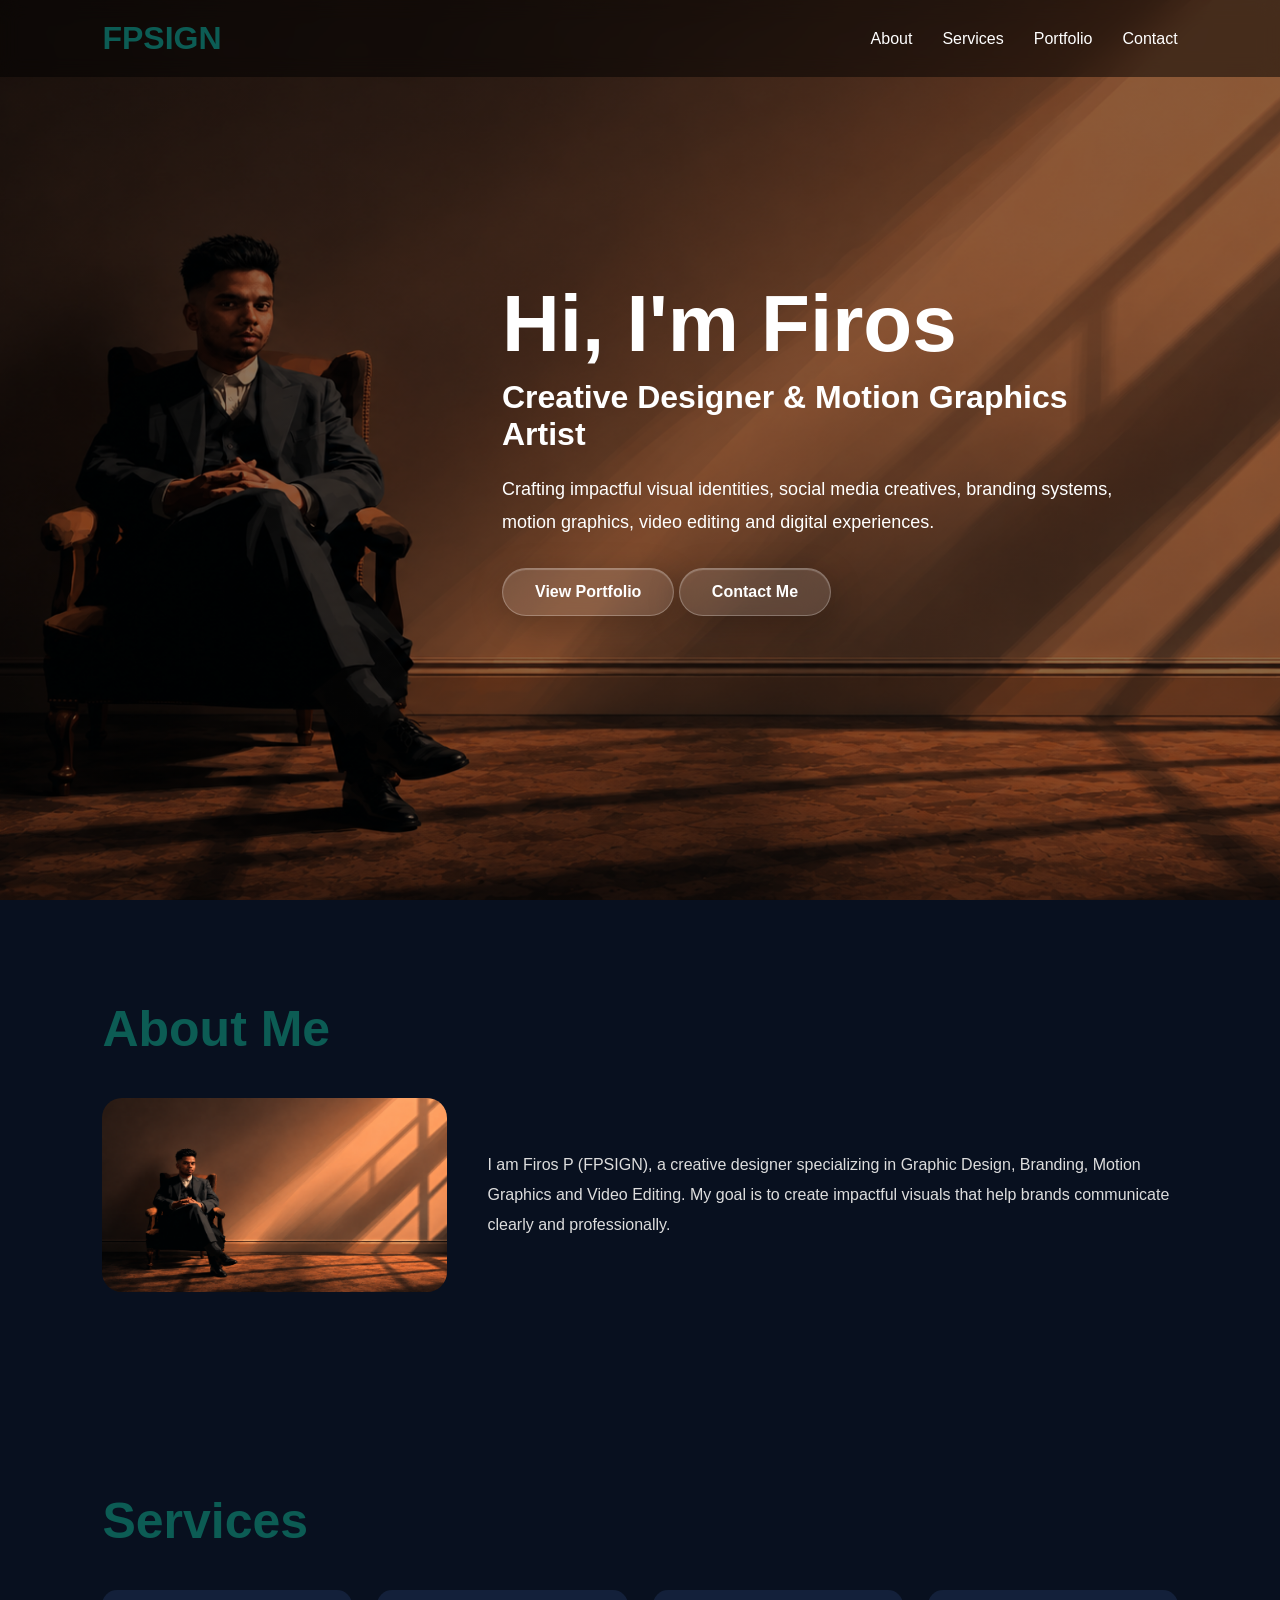
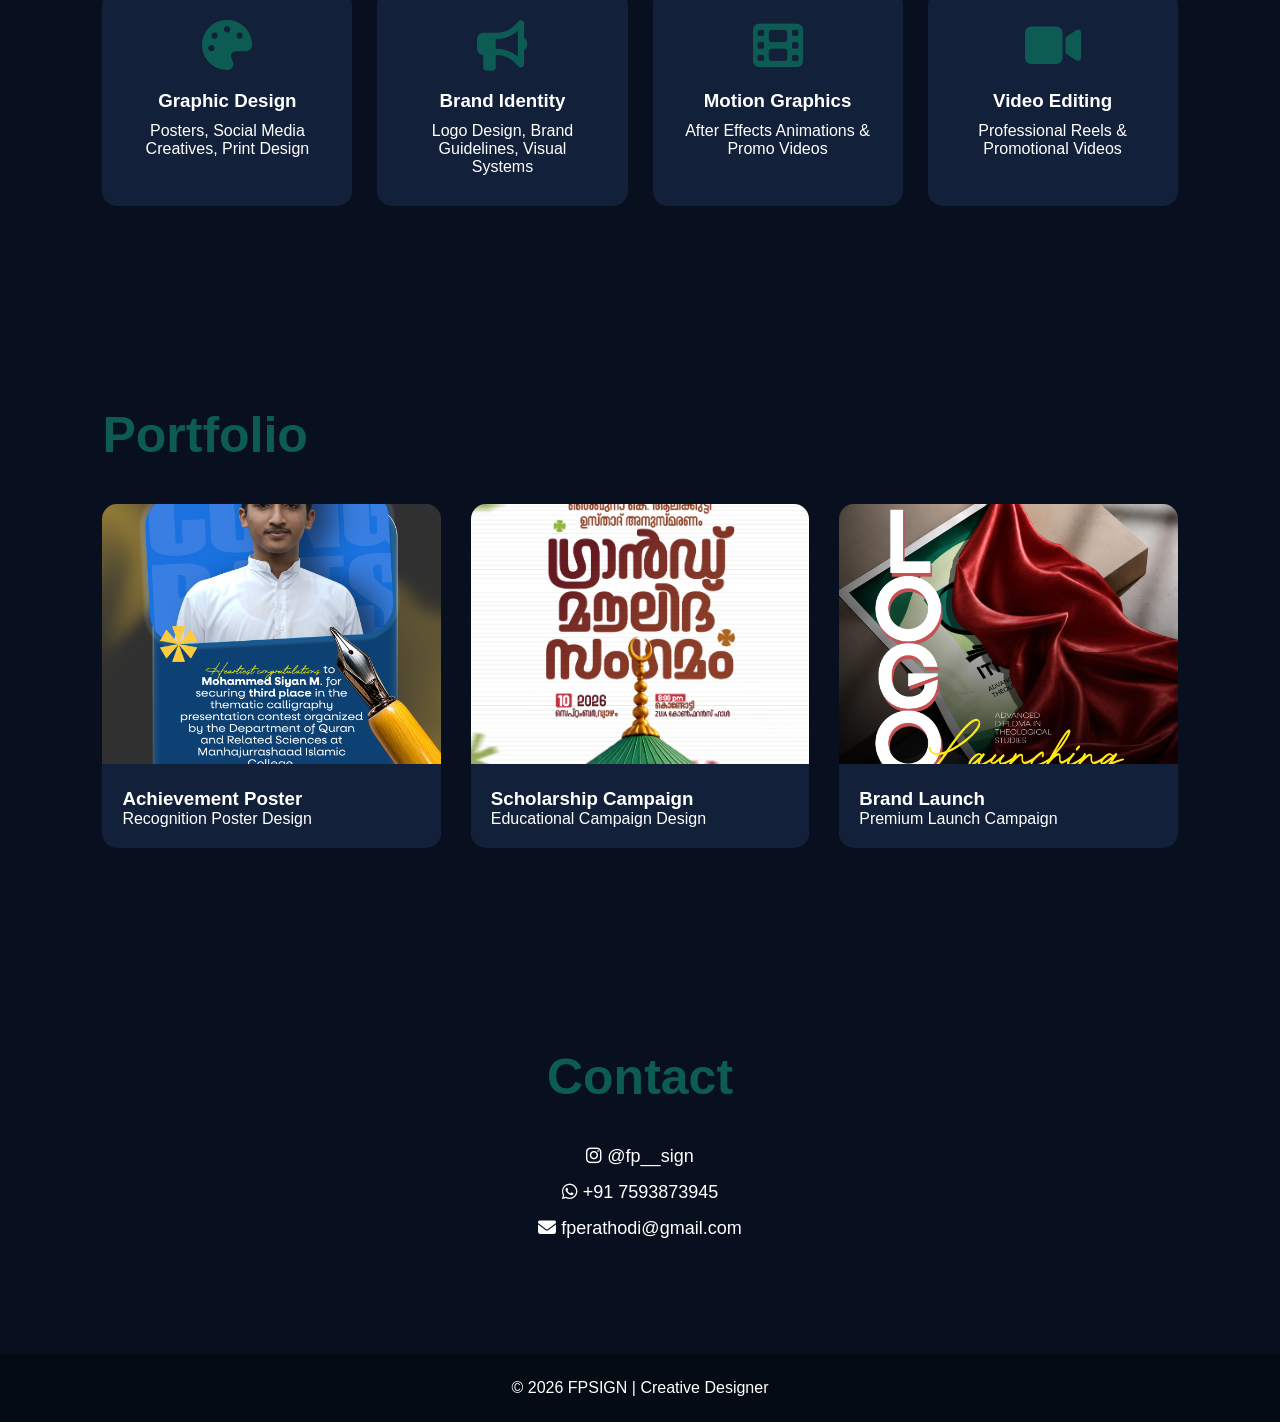
<file: index.html>
<!DOCTYPE html>
<html lang="en">
<head>
<meta charset="UTF-8">
<meta name="viewport" content="width=device-width, initial-scale=1.0">
<title>FPSIGN | Creative Designer</title>

<link rel="stylesheet" href="https://cdnjs.cloudflare.com/ajax/libs/font-awesome/6.5.2/css/all.min.css">

<style>

*{
    margin:0;
    padding:0;
    box-sizing:border-box;
    font-family:'Poppins',sans-serif;
}

html{
    scroll-behavior:smooth;
}

body{
    background:#08101f;
    color:#fff;
}

/* Navbar */

nav{
    position:fixed;
    top:0;
    width:100%;
    padding:20px 8%;
    background:rgba(0,0,0,.5);
    backdrop-filter:blur(10px);
    display:flex;
    justify-content:space-between;
    align-items:center;
    z-index:1000;
}

.logo{
    font-size:32px;
    font-weight:700;
    color:#0c5c54;
}

nav ul{
    display:flex;
    list-style:none;
    gap:30px;
}

nav ul li a{
    text-decoration:none;
    color:#fff;
    font-weight:500;
}

/* HERO */

.hero{
    height:100vh;

    background:
    linear-gradient(rgba(0,0,0,.45),rgba(0,0,0,.45)),
    url("images/portfolio-intro.png");

    background-size:cover;
    background-position:center;
    background-repeat:no-repeat;

    display:flex;
    justify-content:flex-end;
    align-items:center;

    padding-right:10%;
}

.hero-content{
    max-width:650px;
}

.hero h1{
    font-size:80px;
    line-height:1;
    margin-bottom:15px;
}

.hero h2{
    font-size:32px;
    margin-bottom:20px;
}

.hero p{
    font-size:18px;
    line-height:1.8;
    margin-bottom:30px;
}

.btn,
.btn-outline{
    display:inline-block;
    padding:14px 32px;
    border-radius:50px;
    text-decoration:none;
    color:#fff;
    font-weight:600;

    /* Glass Effect */
    background: rgba(255,255,255,0.12);
    border: 1px solid rgba(255,255,255,0.25);
    backdrop-filter: blur(15px);
    -webkit-backdrop-filter: blur(15px);

    box-shadow:
        0 8px 32px rgba(0,0,0,0.25),
        inset 0 1px 1px rgba(255,255,255,0.25);

    transition: all .3s ease;
}

.btn:hover,
.btn-outline:hover{
    background: rgba(255,255,255,0.20);
    border-color: rgba(255,255,255,0.4);
    transform: translateY(-3px);
    box-shadow:
        0 12px 40px rgba(0,0,0,0.35),
        inset 0 1px 1px rgba(255,255,255,0.35);
}

/* SECTION */

section{
    padding:100px 8%;
}

.title{
    font-size:50px;
    color:#0c5c54;
    margin-bottom:40px;
}

/* ABOUT */

.about-box{
    display:grid;
    grid-template-columns:1fr 2fr;
    gap:40px;
    align-items:center;
}

.about-box img{
    width:100%;
    border-radius:20px;
}

.about-box p{
    line-height:1.9;
    color:#ddd;
}

/* SERVICES */

.services-grid{
    display:grid;
    grid-template-columns:repeat(auto-fit,minmax(250px,1fr));
    gap:25px;
}

.card{
    background:#13203a;
    padding:30px;
    border-radius:15px;
    text-align:center;
    transition:.3s;
}

.card:hover{
    transform:translateY(-8px);
}

.service-icon{
    font-size:50px;
    color:#0c5c54;
    margin-bottom:20px;
}

.card h3{
    margin-bottom:10px;
}

/* PORTFOLIO */

.portfolio-grid{
    display:grid;
    grid-template-columns:repeat(auto-fit,minmax(320px,1fr));
    gap:30px;
}

.project{
    background:#13203a;
    border-radius:15px;
    overflow:hidden;
}

.project img{
    width:100%;
    height:260px;
    object-fit:cover;
}

.project-content{
    padding:20px;
}

/* CONTACT */

.contact{
    text-align:center;
}

.contact p{
    margin:15px 0;
    font-size:18px;
}

/* FOOTER */

footer{
    text-align:center;
    padding:25px;
    background:#050b15;
}

/* MOBILE */

@media(max-width:768px){

.hero{
    justify-content:center;
    text-align:center;
    padding:20px;
}

.hero h1{
    font-size:50px;
}

.hero h2{
    font-size:22px;
}

.about-box{
    grid-template-columns:1fr;
}

nav ul{
    display:none;
}

}

</style>
</head>

<body>

<nav>
    <div class="logo">FPSIGN</div>

    <ul>
        <li><a href="#about">About</a></li>
        <li><a href="#services">Services</a></li>
        <li><a href="#portfolio">Portfolio</a></li>
        <li><a href="#contact">Contact</a></li>
    </ul>
</nav>

<section class="hero">

<div class="hero-content">

<h1>Hi, I'm Firos</h1>

<h2>Creative Designer & Motion Graphics Artist</h2>

<p>
Crafting impactful visual identities,
social media creatives,
branding systems,
motion graphics,
video editing and digital experiences.
</p>

<a href="portfolio.html" class="btn">
View Portfolio
</a>

<a href="contact.html" class="btn">
Contact Me
</a>
    
</div>

</section>

<section id="about">

<h2 class="title">About Me</h2>

<div class="about-box">

<img src="images/portfolio-intro.png">

<div>

<p>
I am Firos P (FPSIGN), a creative designer specializing in Graphic Design, Branding, Motion Graphics and Video Editing. My goal is to create impactful visuals that help brands communicate clearly and professionally.
</p>

</div>

</div>

</section>

<section id="services">

<h2 class="title">Services</h2>

<div class="services-grid">

<div class="card">
<i class="fas fa-palette service-icon"></i>
<h3>Graphic Design</h3>
<p>Posters, Social Media Creatives, Print Design</p>
</div>

<div class="card">
<i class="fas fa-bullhorn service-icon"></i>
<h3>Brand Identity</h3>
<p>Logo Design, Brand Guidelines, Visual Systems</p>
</div>

<div class="card">
<i class="fas fa-film service-icon"></i>
<h3>Motion Graphics</h3>
<p>After Effects Animations & Promo Videos</p>
</div>

<div class="card">
<i class="fas fa-video service-icon"></i>
<h3>Video Editing</h3>
<p>Professional Reels & Promotional Videos</p>
</div>

</div>

</section>

<section id="portfolio">

<h2 class="title">Portfolio</h2>

<div class="portfolio-grid">

<div class="project">
<img src="images/siyam congts.jpg">
<div class="project-content">
<h3>Achievement Poster</h3>
<p>Recognition Poster Design</p>
</div>
</div>

<div class="project">
<img src="images/zulfa moulid.jpg">
<div class="project-content">
<h3>Scholarship Campaign</h3>
<p>Educational Campaign Design</p>
</div>
</div>

<div class="project">
<img src="images/ithqan logo launching.jpg">
<div class="project-content">
<h3>Brand Launch</h3>
<p>Premium Launch Campaign</p>
</div>
</div>

</div>

</section>

<section id="contact" class="contact">

<h2 class="title">Contact</h2>

<p><i class="fab fa-instagram"></i> @fp__sign</p>
<p><i class="fab fa-whatsapp"></i> +91 7593873945</p>
<p><i class="fas fa-envelope"></i> fperathodi@gmail.com</p>

</section>

<footer>
© 2026 FPSIGN | Creative Designer
</footer>

</body>
</html>
</file>
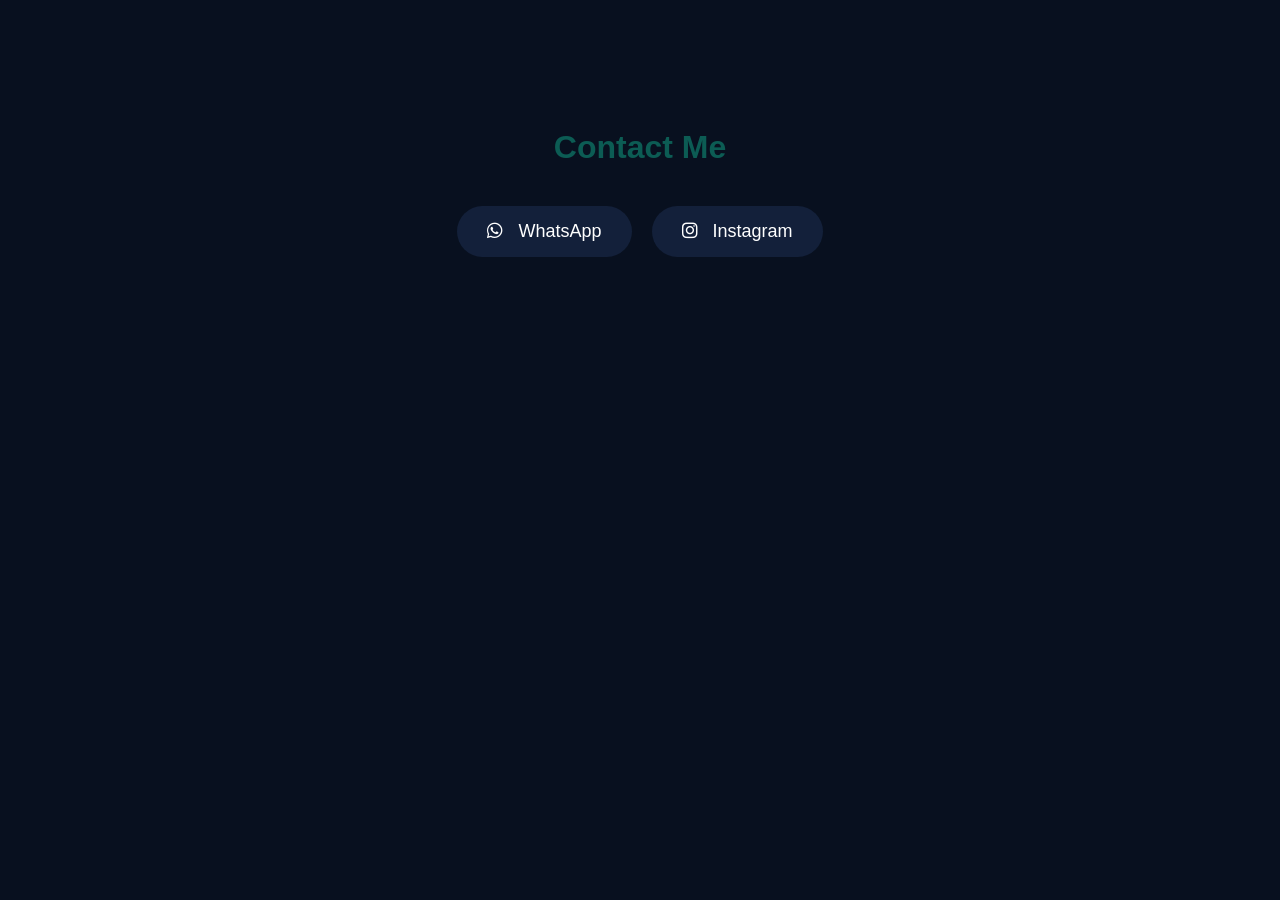
<file: contact.html>
<!DOCTYPE html>
<html lang="en">
<head>
<meta charset="UTF-8">
<meta name="viewport" content="width=device-width, initial-scale=1.0">
<title>Contact | FPSIGN</title>

<link rel="stylesheet" href="https://cdnjs.cloudflare.com/ajax/libs/font-awesome/6.5.2/css/all.min.css">

<style>

body{
    background:#08101f;
    color:white;
    font-family:Poppins,sans-serif;
    text-align:center;
    padding:100px 20px;
}

h1{
    color:#0c5c54;
    margin-bottom:40px;
}

.contact-links{
    display:flex;
    justify-content:center;
    gap:20px;
    flex-wrap:wrap;
}

.contact-btn{
    text-decoration:none;
    color:white;
    background:#13203a;
    padding:15px 30px;
    border-radius:50px;
    font-size:18px;
    transition:.3s;
}

.contact-btn:hover{
    background:#0c5c54;
}

.contact-btn i{
    margin-right:10px;
}

</style>
</head>
<body>

<h1>Contact Me</h1>

<div class="contact-links">

    <!-- WhatsApp -->
    <a href="https://wa.me/917593873945"
       target="_blank"
       class="contact-btn">
       <i class="fab fa-whatsapp"></i>
       WhatsApp
    </a>

    <!-- Instagram -->
    <a href="https://instagram.com/fp__sign"
       target="_blank"
       class="contact-btn">
       <i class="fab fa-instagram"></i>
       Instagram
    </a>

</div>

</body>
</html>
</file>
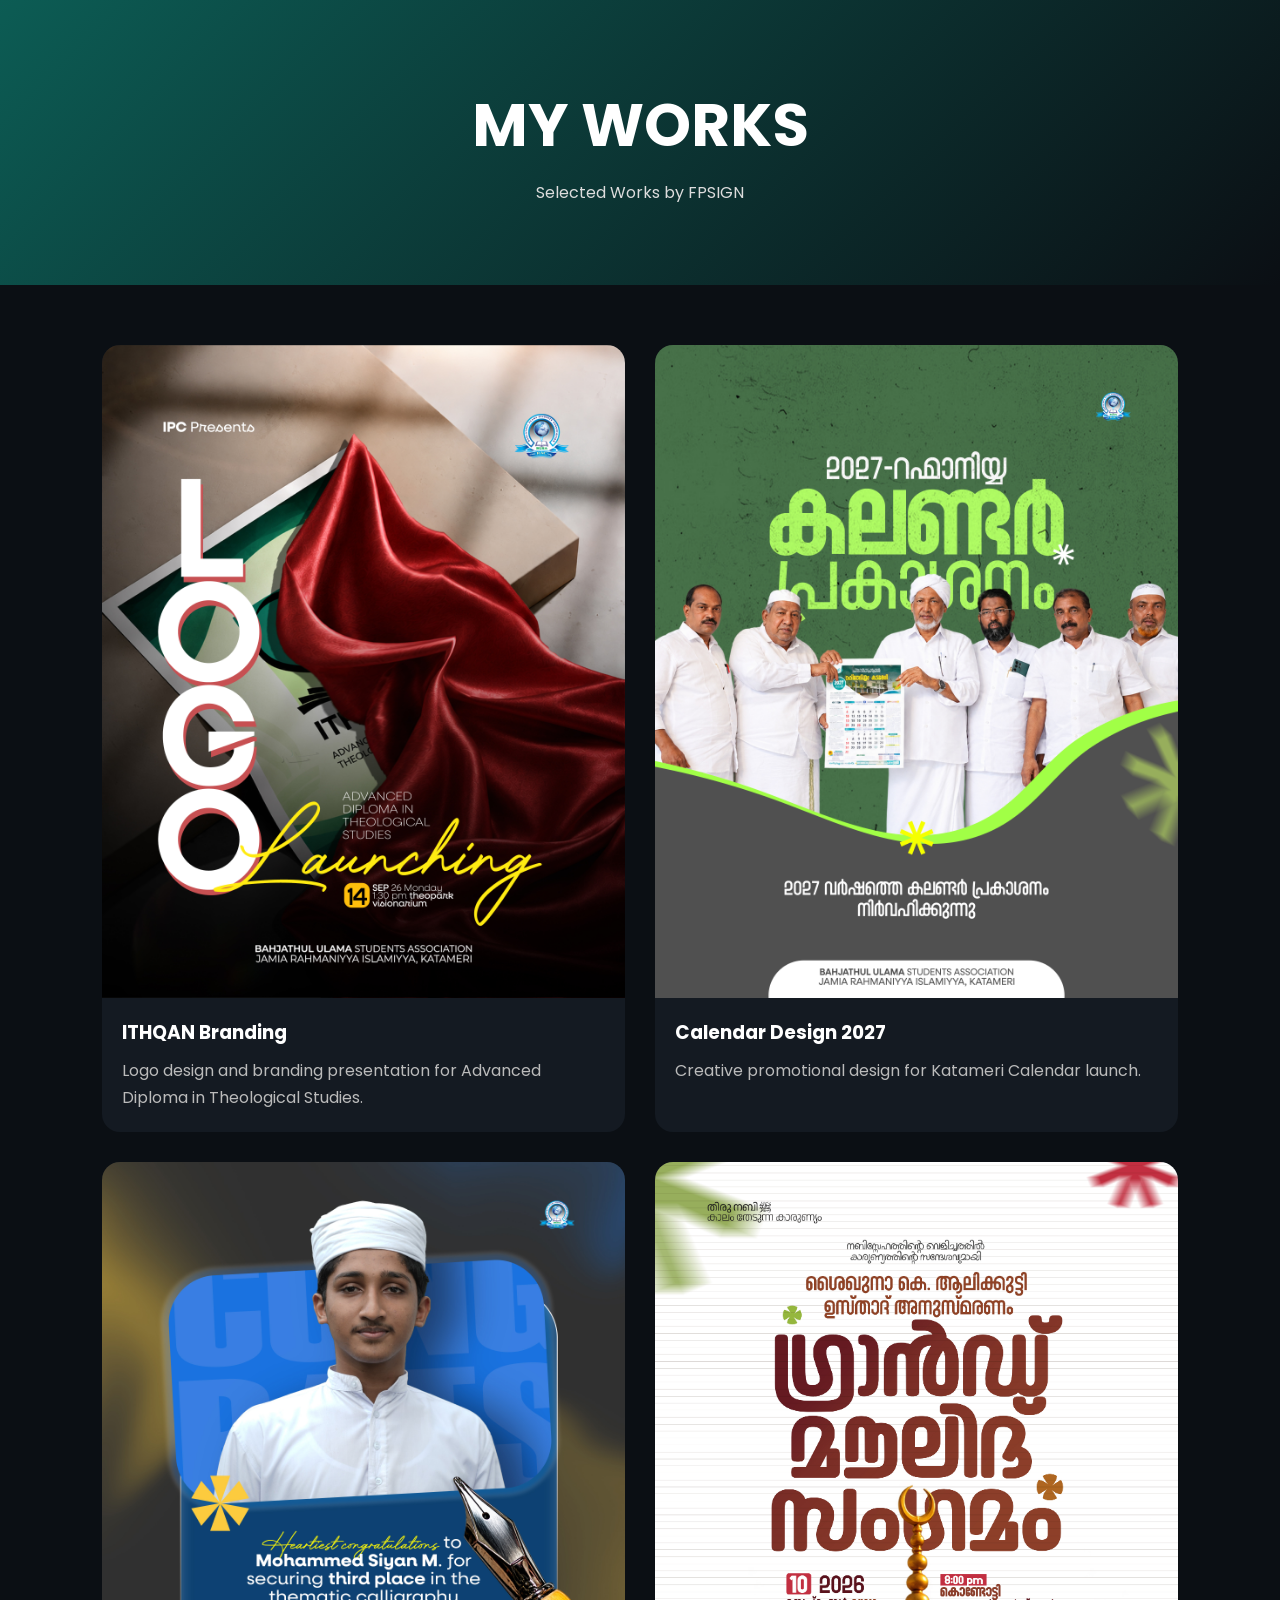
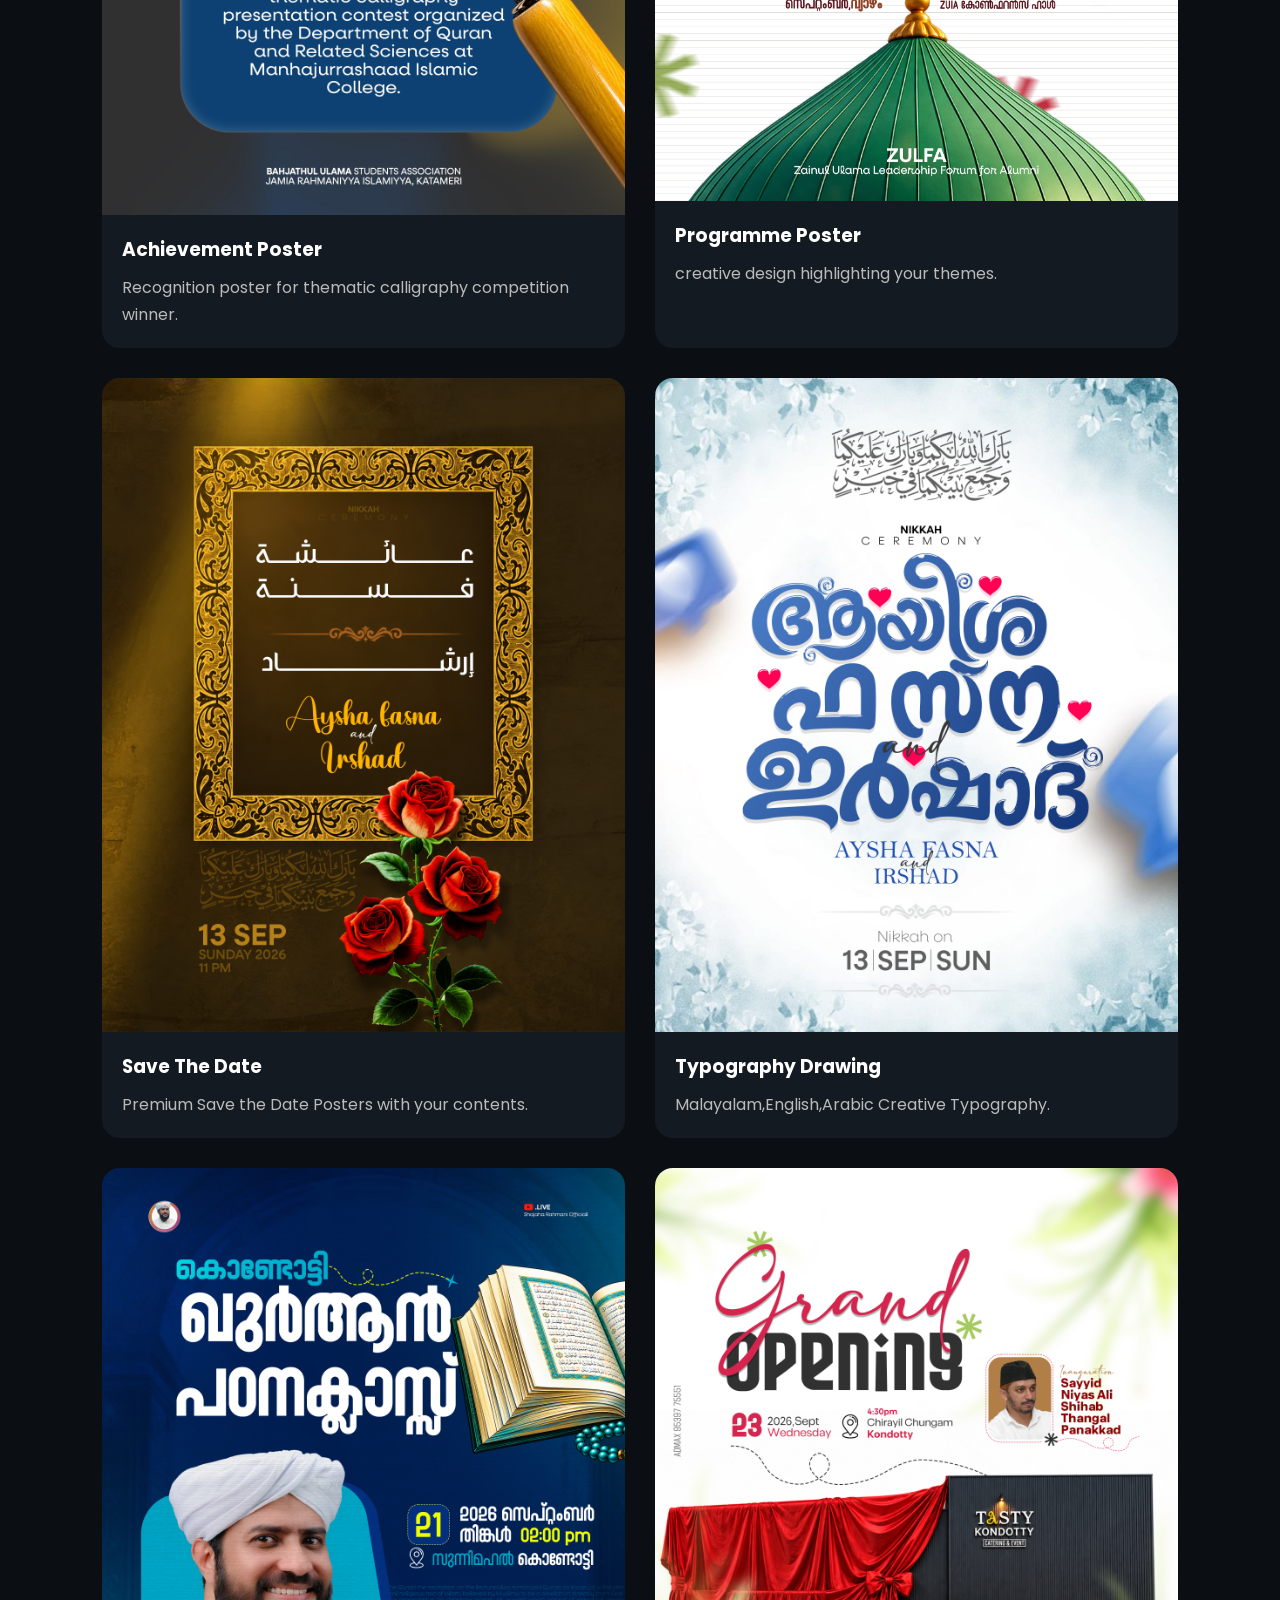
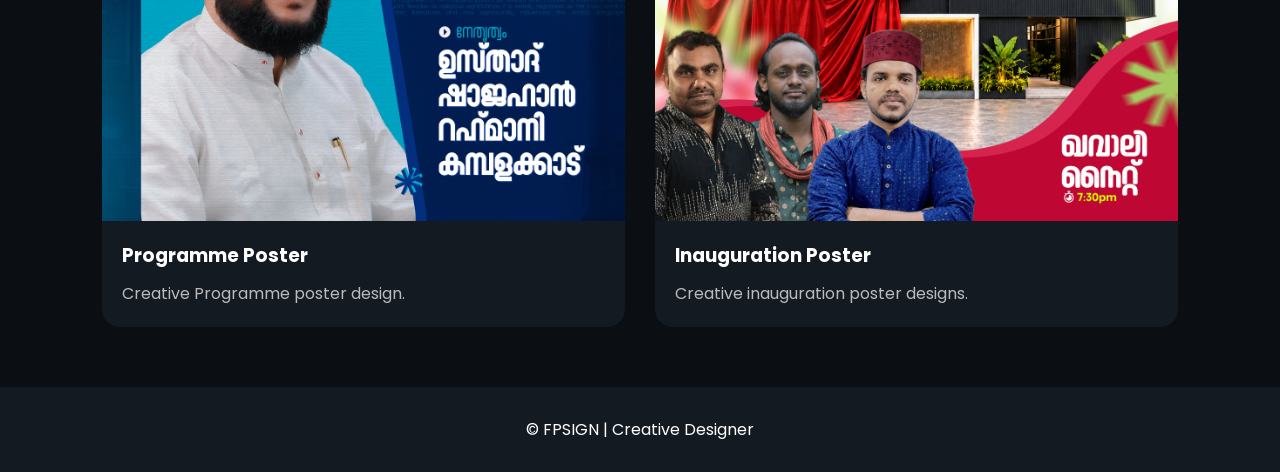
<file: portfolio.html>
<!DOCTYPE html>
<html lang="en">
<head>
<meta charset="UTF-8">
<meta name="viewport" content="width=device-width, initial-scale=1.0">
<title>Portfolio | FPSIGN</title>

<link href="https://fonts.googleapis.com/css2?family=Poppins:wght@300;400;500;600;700&display=swap" rel="stylesheet">

<style>
*{
margin:0;
padding:0;
box-sizing:border-box;
font-family:'Poppins',sans-serif;
}

body{
background:#0b0f14;
color:#fff;
}

.header{
padding:80px 20px;
text-align:center;
background:linear-gradient(135deg,#0c5c54,#0b0f14);
}

.header h1{
font-size:60px;
}

.header p{
color:#ddd;
margin-top:10px;
}

.gallery{
padding:60px 8%;
display:grid;
grid-template-columns:repeat(auto-fit,minmax(350px,1fr));
gap:30px;
}

.project{
background:#141a22;
border-radius:18px;
overflow:hidden;
transition:.3s;
}

.project:hover{
transform:translateY(-10px);
}

.project img{
width:100%;
display:block;
}

.project-content{
padding:20px;
}

.project-content h3{
margin-bottom:10px;
}

.project-content p{
color:#bbb;
line-height:1.7;
}

footer{
padding:30px;
text-align:center;
background:#141a22;
}
</style>
</head>

<body>

<section class="header">
<h1>MY WORKS</h1>
<p>Selected Works by FPSIGN</p>
</section>

<section class="gallery">

<div class="project">
<img src="images/ithqan%20logo%20launching.jpg">
<div class="project-content">
<h3>ITHQAN Branding</h3>
<p>Logo design and branding presentation for Advanced Diploma in Theological Studies.</p>
</div>
</div>

<div class="project">
<img src="images/busa%20calendar.jpg" alt="">
<div class="project-content">
<h3>Calendar Design 2027</h3>
<p>Creative promotional design for Katameri Calendar launch.</p>
</div>
</div>

<div class="project">
<img src="images/siyam%20congts.jpg">
<div class="project-content">
<h3>Achievement Poster</h3>
<p>Recognition poster for thematic calligraphy competition winner.</p>
</div>
</div>

<div class="project">
<img src="images/zulfa%20moulid.jpg">
<div class="project-content">
<h3>Programme Poster</h3>
<p>creative design highlighting your themes.</p>
</div>
</div>

<div class="project">
<img src="images/fasna%20nikkah.jpg">
<div class="project-content">
<h3>Save The Date</h3>
<p>Premium Save the Date Posters with your contents.</p>
</div>
</div>

<div class="project">
<img src="images/fasna%20nikkah%202.jpg">
<div class="project-content">
<h3>Typography Drawing</h3>
<p>Malayalam,English,Arabic Creative Typography.</p>
</div>
</div>

<div class="project">
<img src="images/kdy quraan class.jpg">
<div class="project-content">
<h3>Programme Poster</h3>
<p>Creative Programme poster design.</p>
</div>
</div>

<div class="project">
<img src="images/tasty inauguration.jpg">
<div class="project-content">
<h3>Inauguration Poster</h3>
<p>Creative inauguration poster designs.</p>
</div>
</div>

</section>

<footer>
© FPSIGN | Creative Designer
</footer>

</body>
</html>
</file>
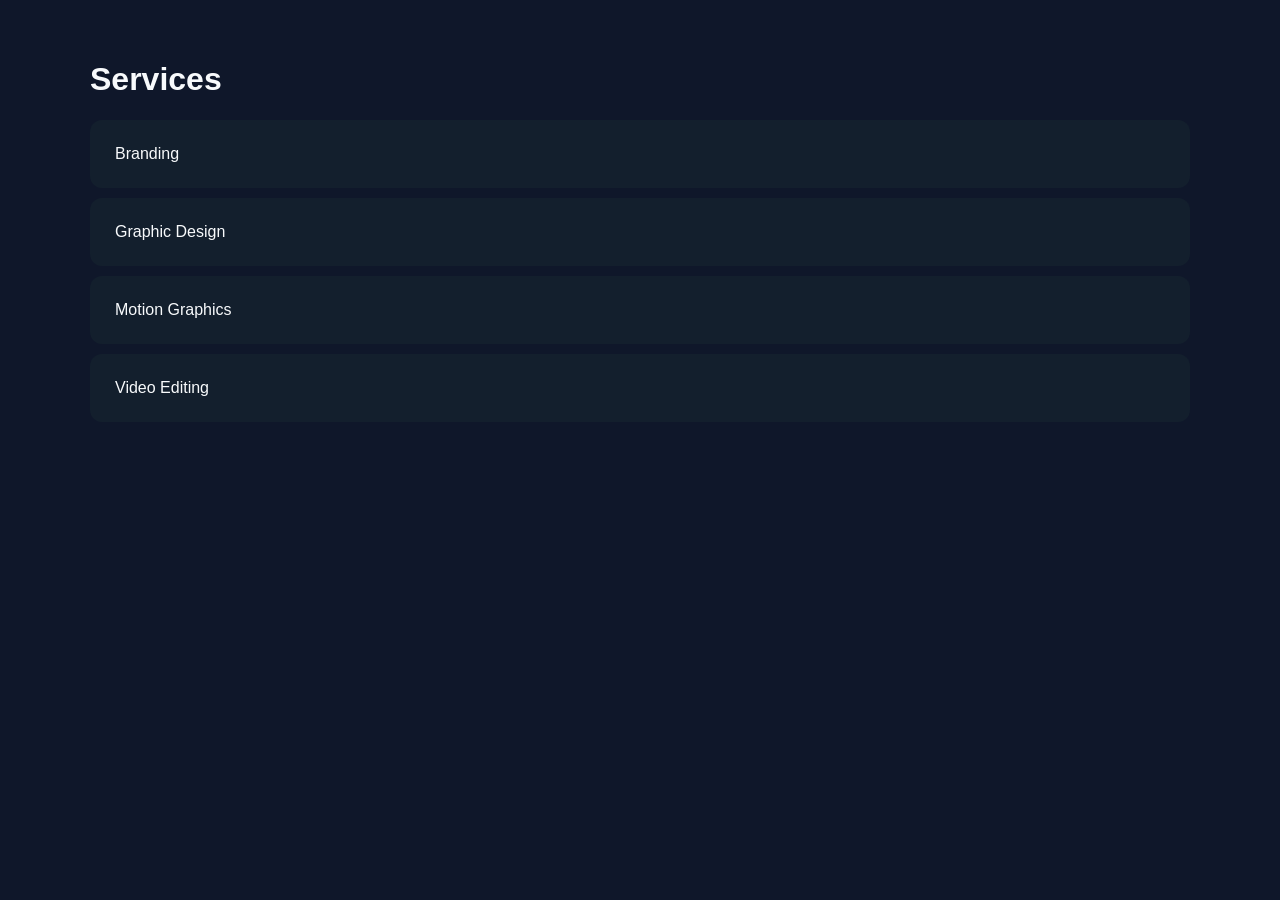
<file: services.html>
<!DOCTYPE html><html><head><title>Services</title><link rel='stylesheet' href='style.css'></head><body><div class='container'><h1>Services</h1><div class='card'>Branding</div><div class='card'>Graphic Design</div><div class='card'>Motion Graphics</div><div class='card'>Video Editing</div></div></body></html>
</file>
<file: style.css>
body{font-family:Arial,sans-serif;margin:0;background:#0f172a;color:#f8fafc}
header{background:#0c5c54;padding:16px}
nav a{color:white;margin-right:15px;text-decoration:none}
.container{max-width:1100px;margin:auto;padding:40px 20px}
.hero{padding:80px 20px;text-align:center}
.btn{background:#14b8a6;color:white;padding:10px 18px;text-decoration:none;border-radius:6px}
.card{background:#13203a;padding:20px;border-radius:10px;margin:10px 0}
footer{background:#08101f;padding:20px;text-align:center}
.hero{
    height:100vh;

    background-image:
    linear-gradient(
        to right,
        rgba(0,0,0,0.15),
        rgba(0,0,0,0.35)
    ),
    url("images/portfolio-intro.png");

    background-size:cover;
    background-position:center;
    background-repeat:no-repeat;

    display:flex;
    justify-content:flex-end;
    align-items:center;

    padding-right:10%;
    color:white;
}

.hero-content{
    max-width:650px;
}

.btn,
.btn-outline{
    display:inline-block;
    padding:14px 32px;
    margin-top:15px;
    margin-right:10px;
    border-radius:50px;
    text-decoration:none;
    color:#fff;
    font-weight:600;

    background:rgba(255,255,255,0.12);
    border:1px solid rgba(255,255,255,0.25);

    backdrop-filter:blur(15px);
    -webkit-backdrop-filter:blur(15px);

    box-shadow:
        0 8px 32px rgba(0,0,0,0.25),
        inset 0 1px 1px rgba(255,255,255,0.25);

    transition:all .3s ease;
}

.btn:hover,
.btn-outline:hover{
    background:rgba(255,255,255,0.20);
    border-color:rgba(255,255,255,0.4);
    transform:translateY(-3px);
}
.hero h1{
    font-size:80px;
    font-weight:700;
}

.hero h2{
    font-size:32px;
    margin-top:10px;
    margin-bottom:20px;
}

.hero p{
    font-size:18px;
    line-height:1.8;
}

.btn{
    background:#0c5c54;
    color:white;
    padding:14px 30px;
    text-decoration:none;
    border-radius:8px;
    margin-right:15px;
}

.btn-outline{
    border:2px solid white;
    color:white;
    padding:12px 28px;
    text-decoration:none;
    border-radius:8px;
}
.service-icon{
    font-size:40px;
    color:#0c5c54;
    margin-bottom:15px;
    display:block;
}

.card{
    background:#131f2d;
    padding:25px;
    border-radius:12px;
    transition:0.3s;
}

.card:hover{
    transform:translateY(-5px);
    box-shadow:0 10px 25px rgba(12,92,84,.3);
}
</file>
